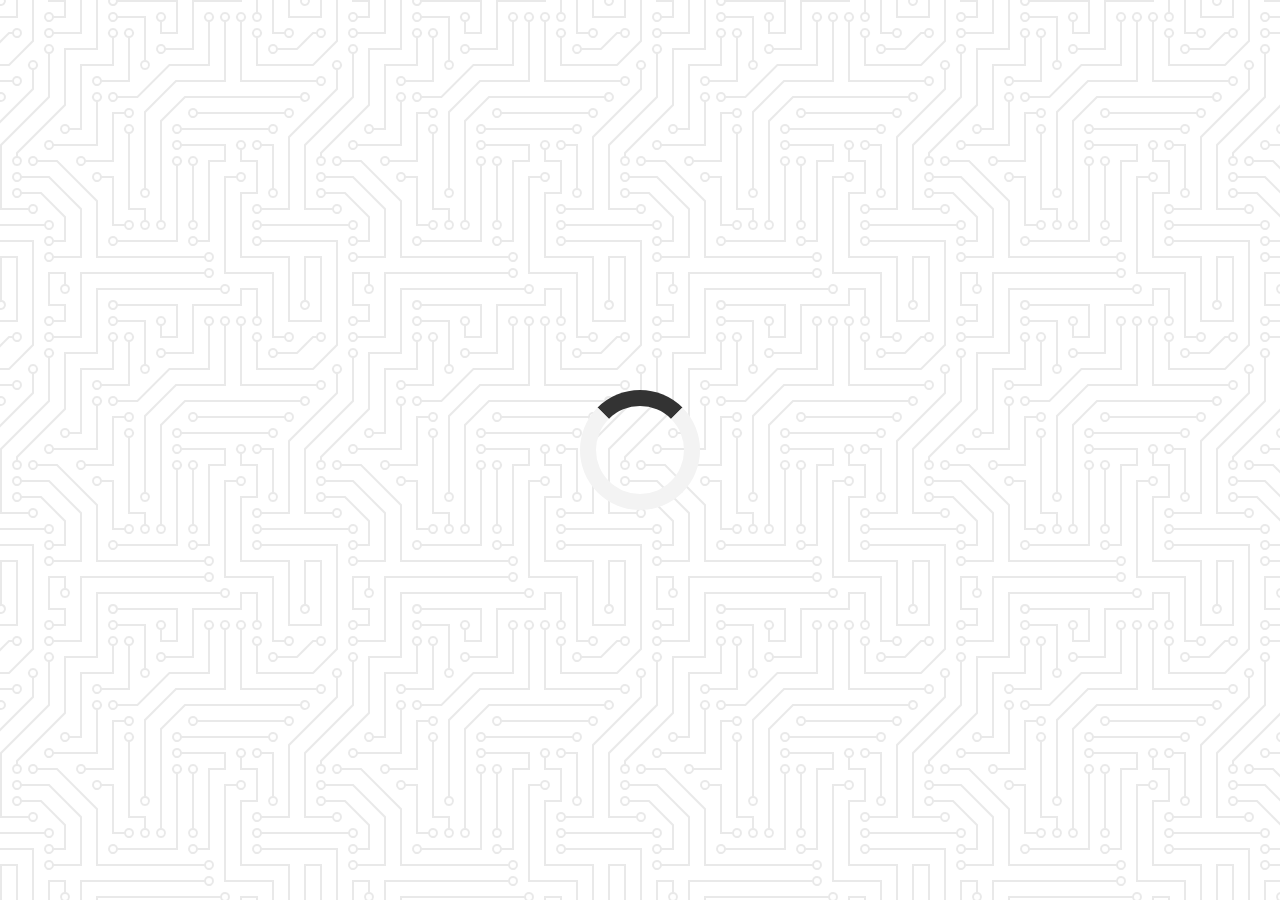
<file: 01-Quote-Generator/index.html>
<!DOCTYPE html>
<html lang="en">
  <head>
    <meta charset="UTF-8" />
    <meta http-equiv="X-UA-Compatible" content="IE=edge" />
    <meta name="viewport" content="width=device-width, initial-scale=1.0" />
    <link rel="stylesheet" href="./style.css" />
    <link
      rel="stylesheet"
      href="https://cdnjs.cloudflare.com/ajax/libs/font-awesome/6.0.0-beta3/css/all.min.css"
      integrity="sha512-Fo3rlrZj/k7ujTnHg4CGR2D7kSs0v4LLanw2qksYuRlEzO+tcaEPQogQ0KaoGN26/zrn20ImR1DfuLWnOo7aBA=="
      crossorigin="anonymous"
      referrerpolicy="no-referrer"
    />
    <title>Quote Generator</title>
  </head>
  <body>
    <div class="quote-container" id="quote-container">
      <!-- quote -->
      <div class="quote-text">
        <i class="fas fa-quote-left"></i>
        <span id="quote"></span>
      </div>

      <!-- author -->
      <div class="quote-author">
        <span id="author"></span>
      </div>

      <!-- buttons -->
      <div class="button-container">
        <button class="twitter-button" id="twitter" title="Tweet This!">
          <i class="fab fa-twitter"></i>
        </button>

        <button id="new-quote">New Quote</button>
      </div>
    </div>

    <!-- loader -->
    <div class="loader" id="loader"></div>
    <!-- scripts -->
    <script src="./Quotes.js"></script>
    <script src="./script.js"></script>
  </body>
</html>
</file>
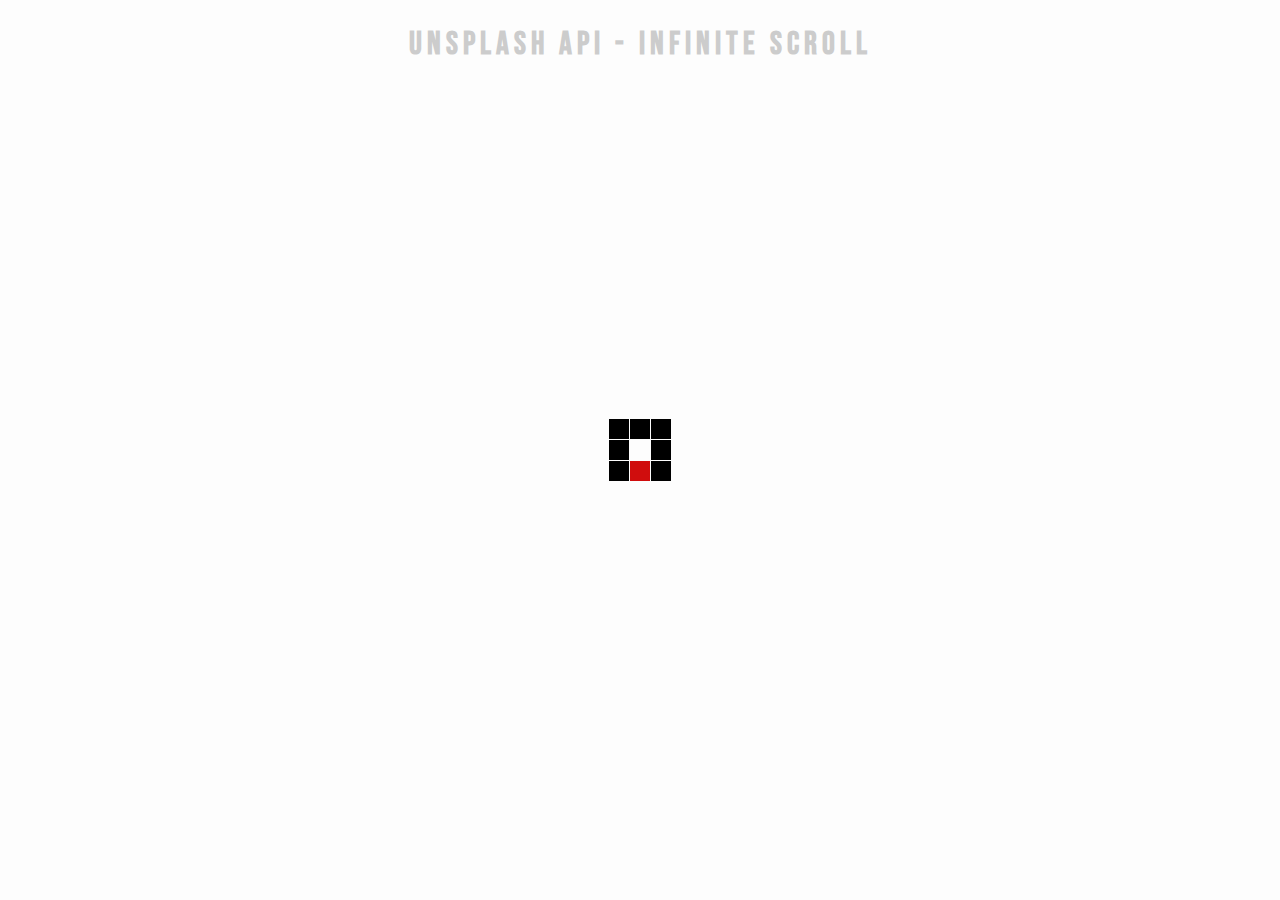
<file: 02-Infinite-Scroll/index.html>
<!DOCTYPE html>
<html lang="en">
  <head>
    <meta charset="UTF-8" />
    <meta http-equiv="X-UA-Compatible" content="IE=edge" />
    <meta name="viewport" content="width=device-width, initial-scale=1.0" />
    <link
      rel="icon"
      href="https://www.google.com/s2/u/0/favicons?domain=css-tricks.com
"
      type="image/png"
    />

    <link rel="stylesheet" href="./style.css" />

    <title>Infinite Scroll</title>
  </head>
  <body>
    <!-- title -->
    <h1>Unsplash API - Infinite scroll</h1>
    <!-- loader -->
    <div class="loader" id="loader">
      <img src="./img/loader.svg" alt="loader" />
    </div>
    <!-- image container -->
    <div class="image-container" id="image-container"></div>
    <script src="./script.js"></script>
  </body>
</html>
</file>
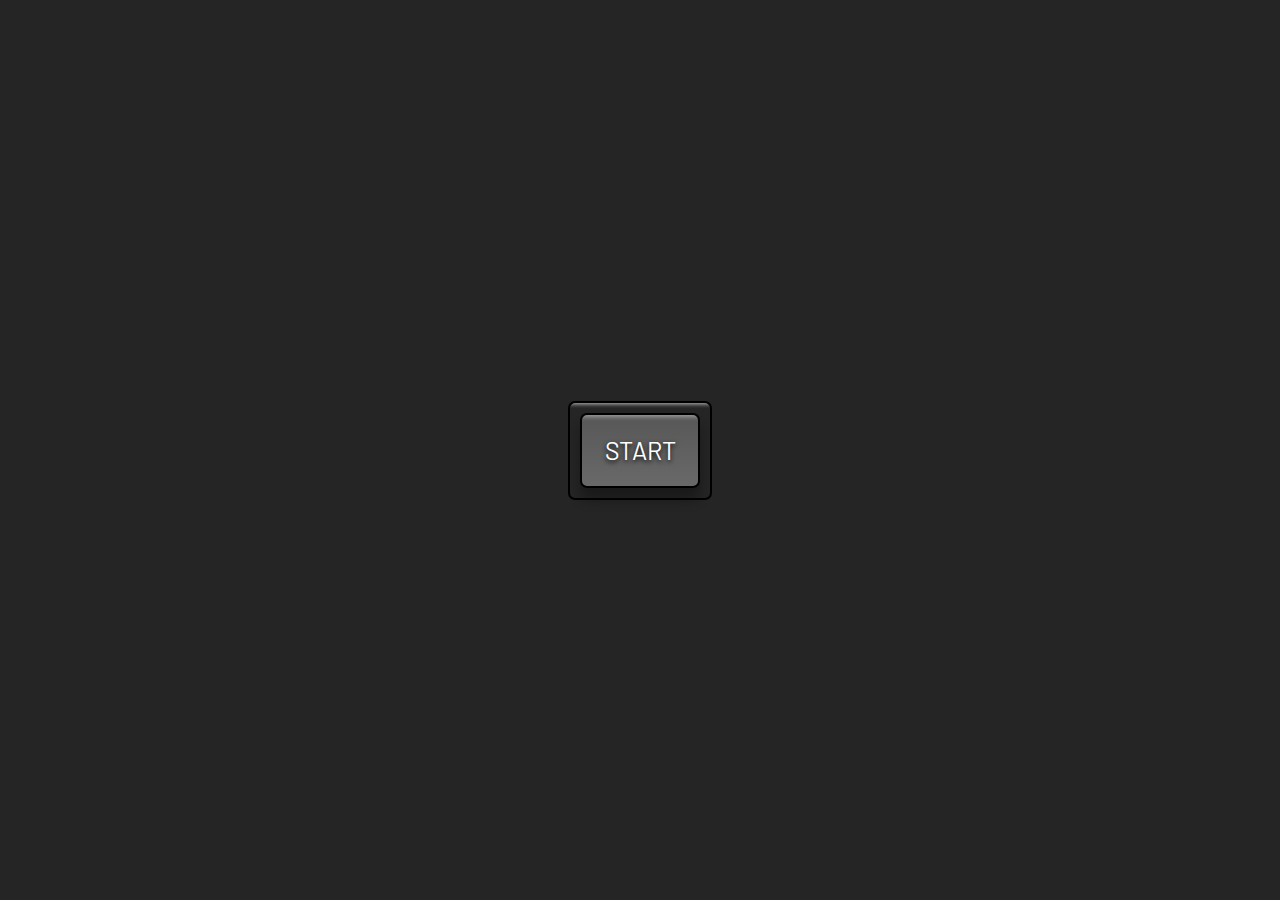
<file: 03-Picture-In-Picture/index.html>
<!DOCTYPE html>
<html lang="en">
  <head>
    <meta charset="UTF-8" />
    <meta http-equiv="X-UA-Compatible" content="IE=edge" />
    <meta name="viewport" content="width=device-width, initial-scale=1.0" />
    <link
      rel="icon"
      href="https://www.google.com/s2/u/0/favicons?domain=css-tricks.com
"
      type="image/png"
    />
    <link rel="stylesheet" href="./style.css" />
    <title>Picture In Picture</title>
  </head>
  <body>
    <!-- video -->
    <video id="video" controls height="360" width="640" hidden></video>
    <!-- button container -->
    <div class="button-container">
      <button type="button" id="button">START</button>
    </div>
    <!-- script -->
    <script src="./script.js"></script>
  </body>
</html>
</file>
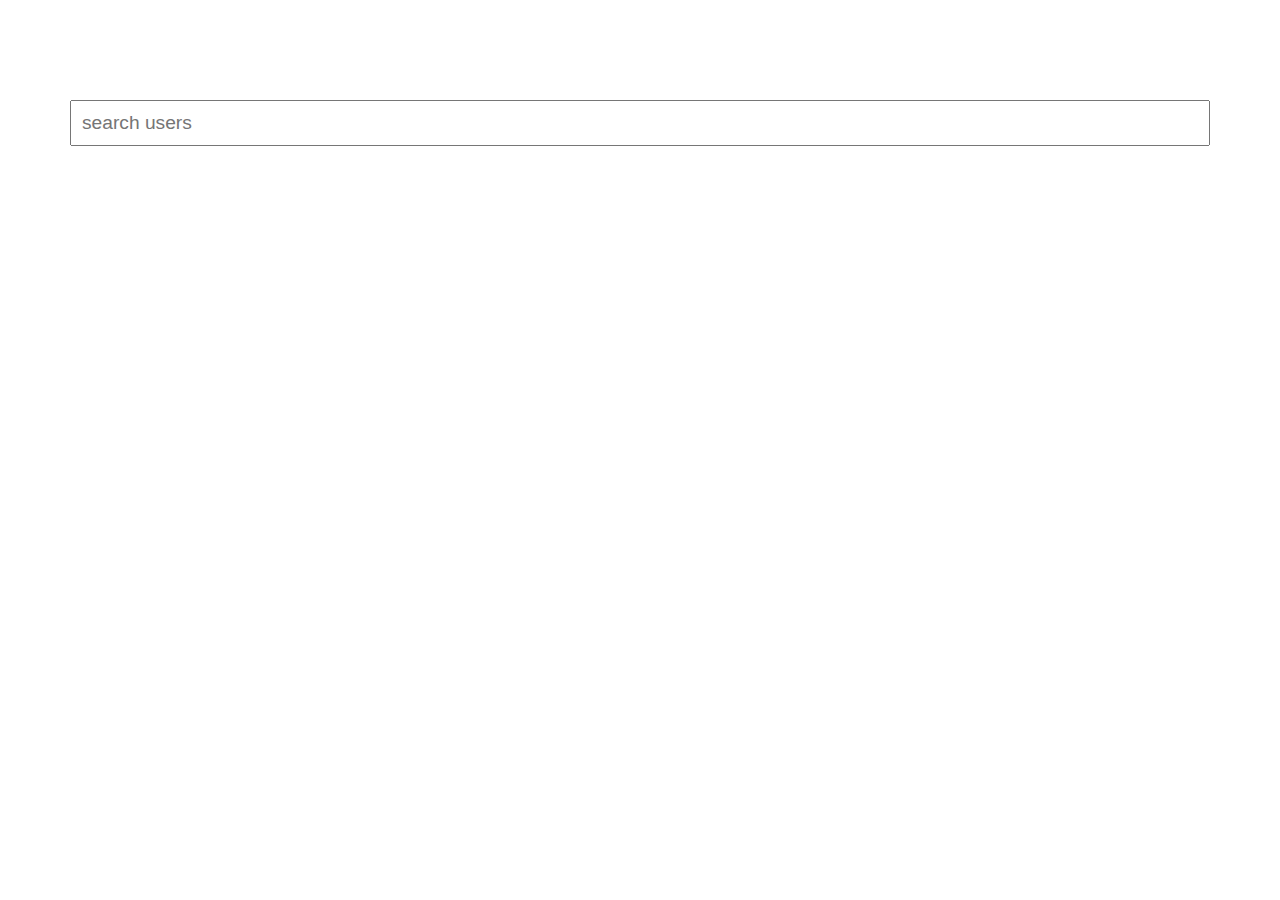
<file: 04-search-bar/index.html>
<!DOCTYPE html>
<html lang="en">
  <head>
    <meta charset="UTF-8" />
    <meta http-equiv="X-UA-Compatible" content="IE=edge" />
    <meta name="viewport" content="width=device-width, initial-scale=1.0" />

    <link rel="stylesheet" href="./style.css" />
    <title>Search Bar</title>
  </head>
  <body>
    <div class="container">
      <div class="search-wrapper">
        <!-- <label for="search">Search Users</label> -->
        <input
          type="search"
          id="search"
          autocomplete="off"
          placeholder="search users"
        />
      </div>

      <div class="user-cards" user-card-container></div>
    </div>

    <template data-user-template>
      <div class="card">
        <div class="header" card-header></div>
        <div class="body" card-body></div>
      </div>
    </template>

    <script src="./script.js"></script>
  </body>
</html>
</file>
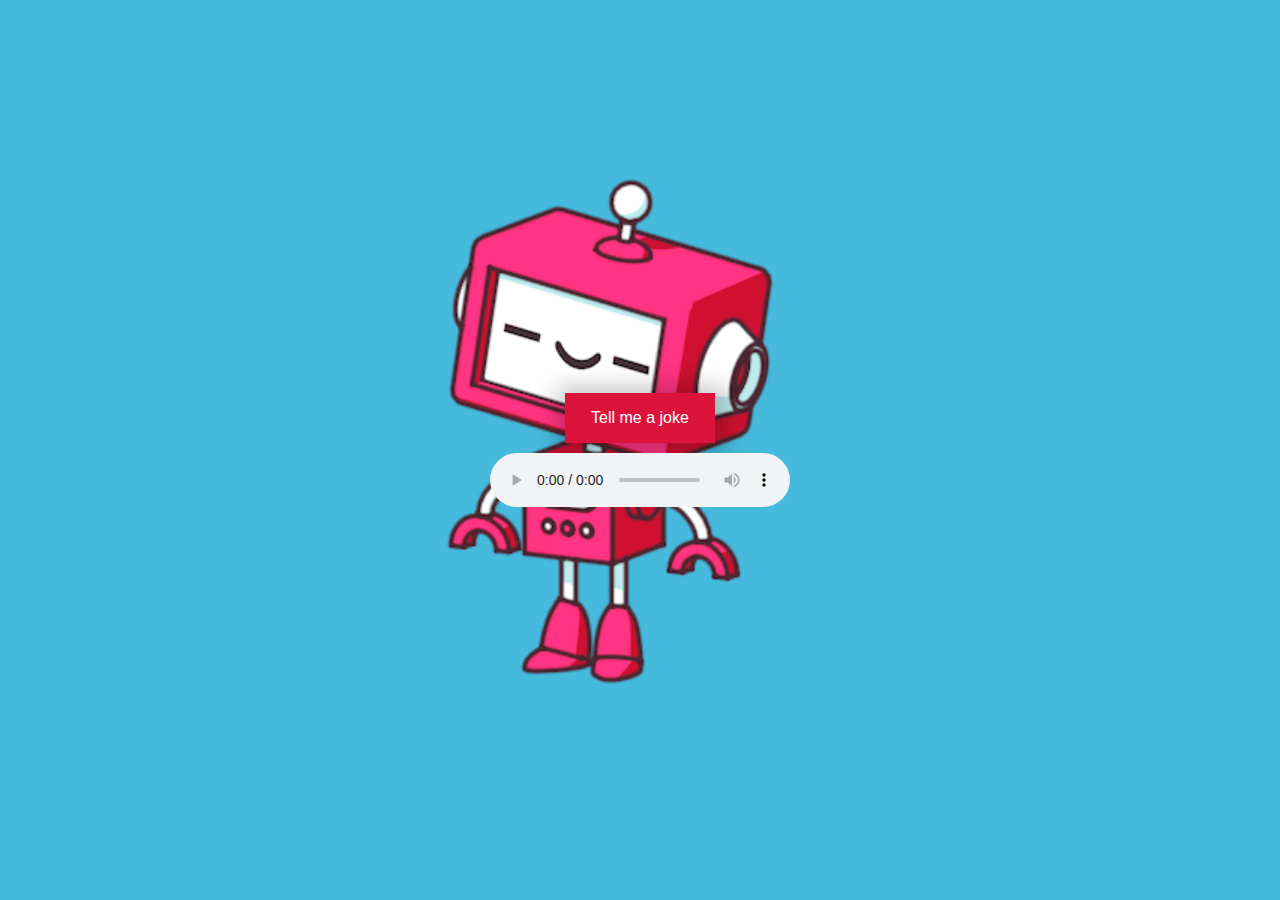
<file: 05-joke-teller/index.html>
<!DOCTYPE html>
<html lang="en">
  <head>
    <meta charset="UTF-8" />
    <meta http-equiv="X-UA-Compatible" content="IE=edge" />
    <meta name="viewport" content="width=device-width, initial-scale=1.0" />
    <link rel="stylesheet" href="./style.css" />
    <link rel="icon" href="./favicon.png" type="image/png" />
    <title>Joke Teller</title>
  </head>
  <body>
    <div class="container">
      <button id="button">Tell me a joke</button>
      <audio id="audio" controls></audio>
    </div>
    <!-- script -->
    <script src="./text-to-speech.js"></script>
    <script src="./script.js"></script>
  </body>
</html>
</file>
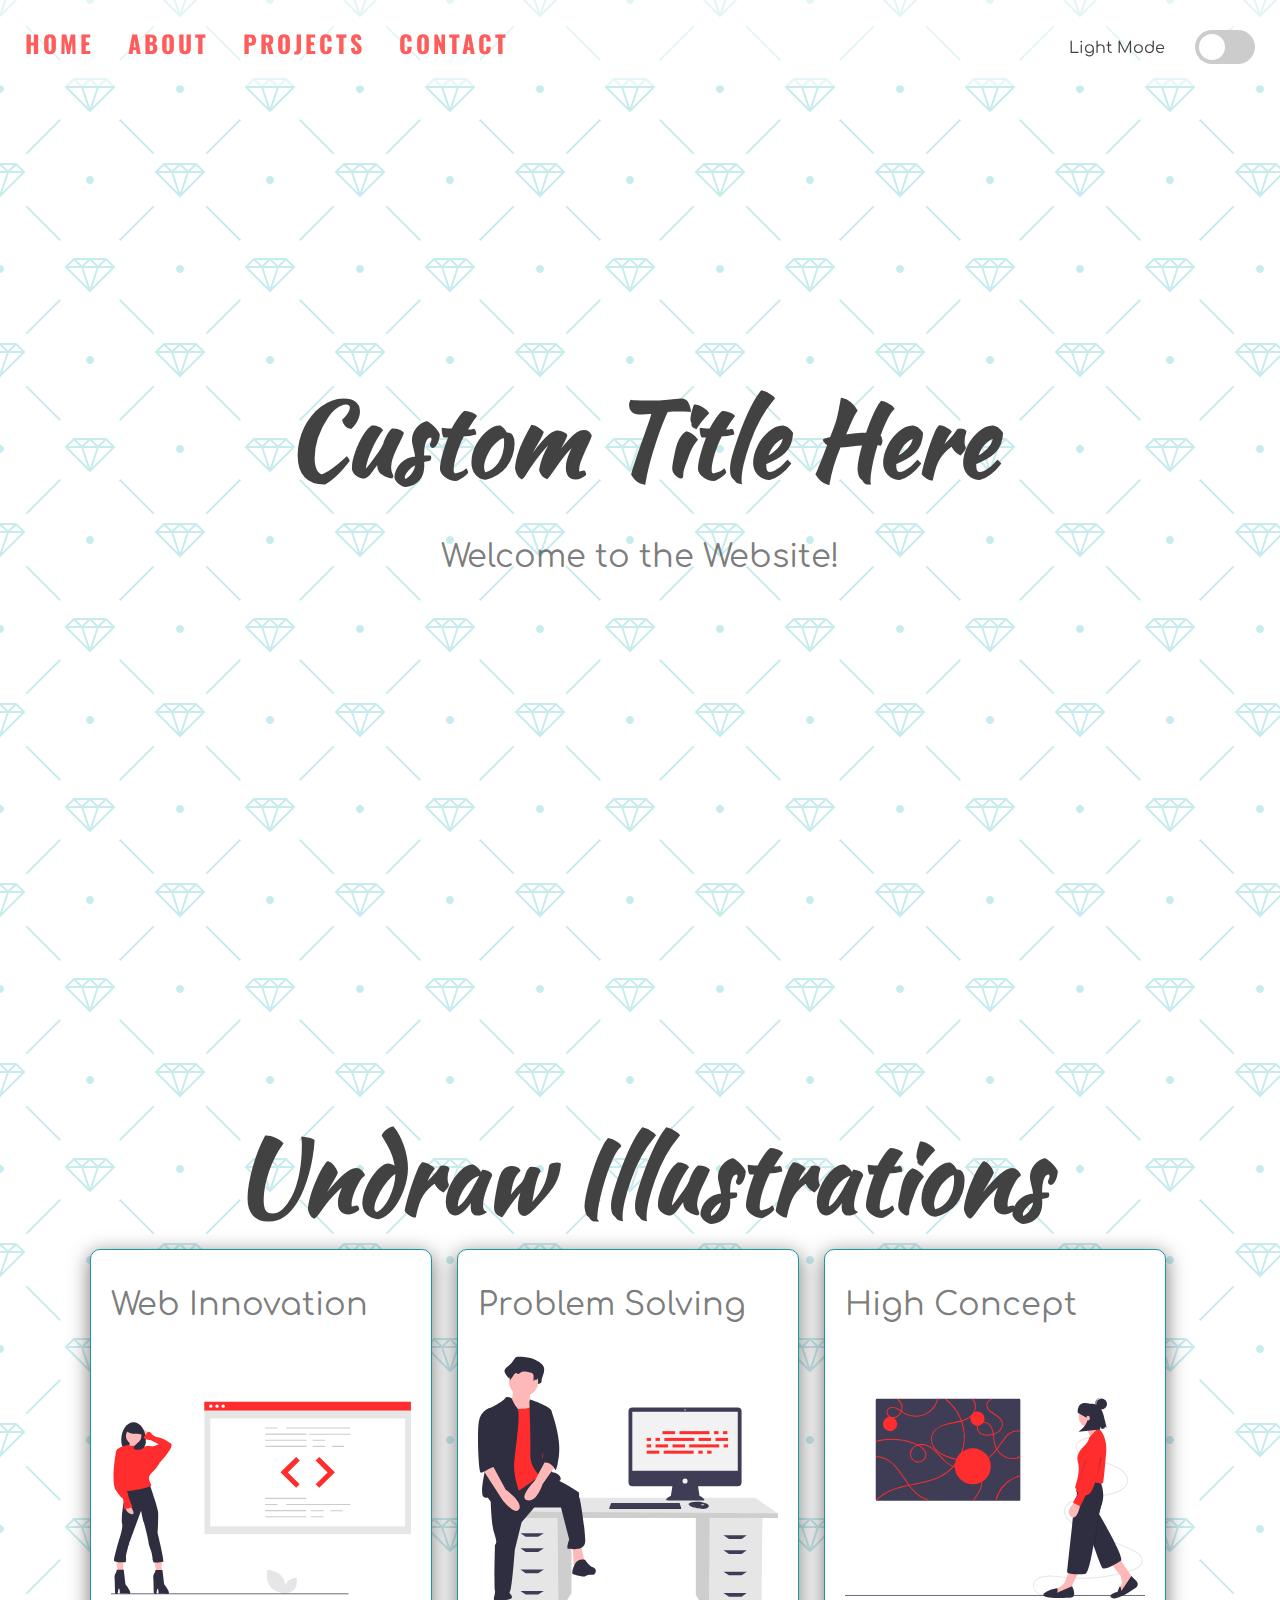
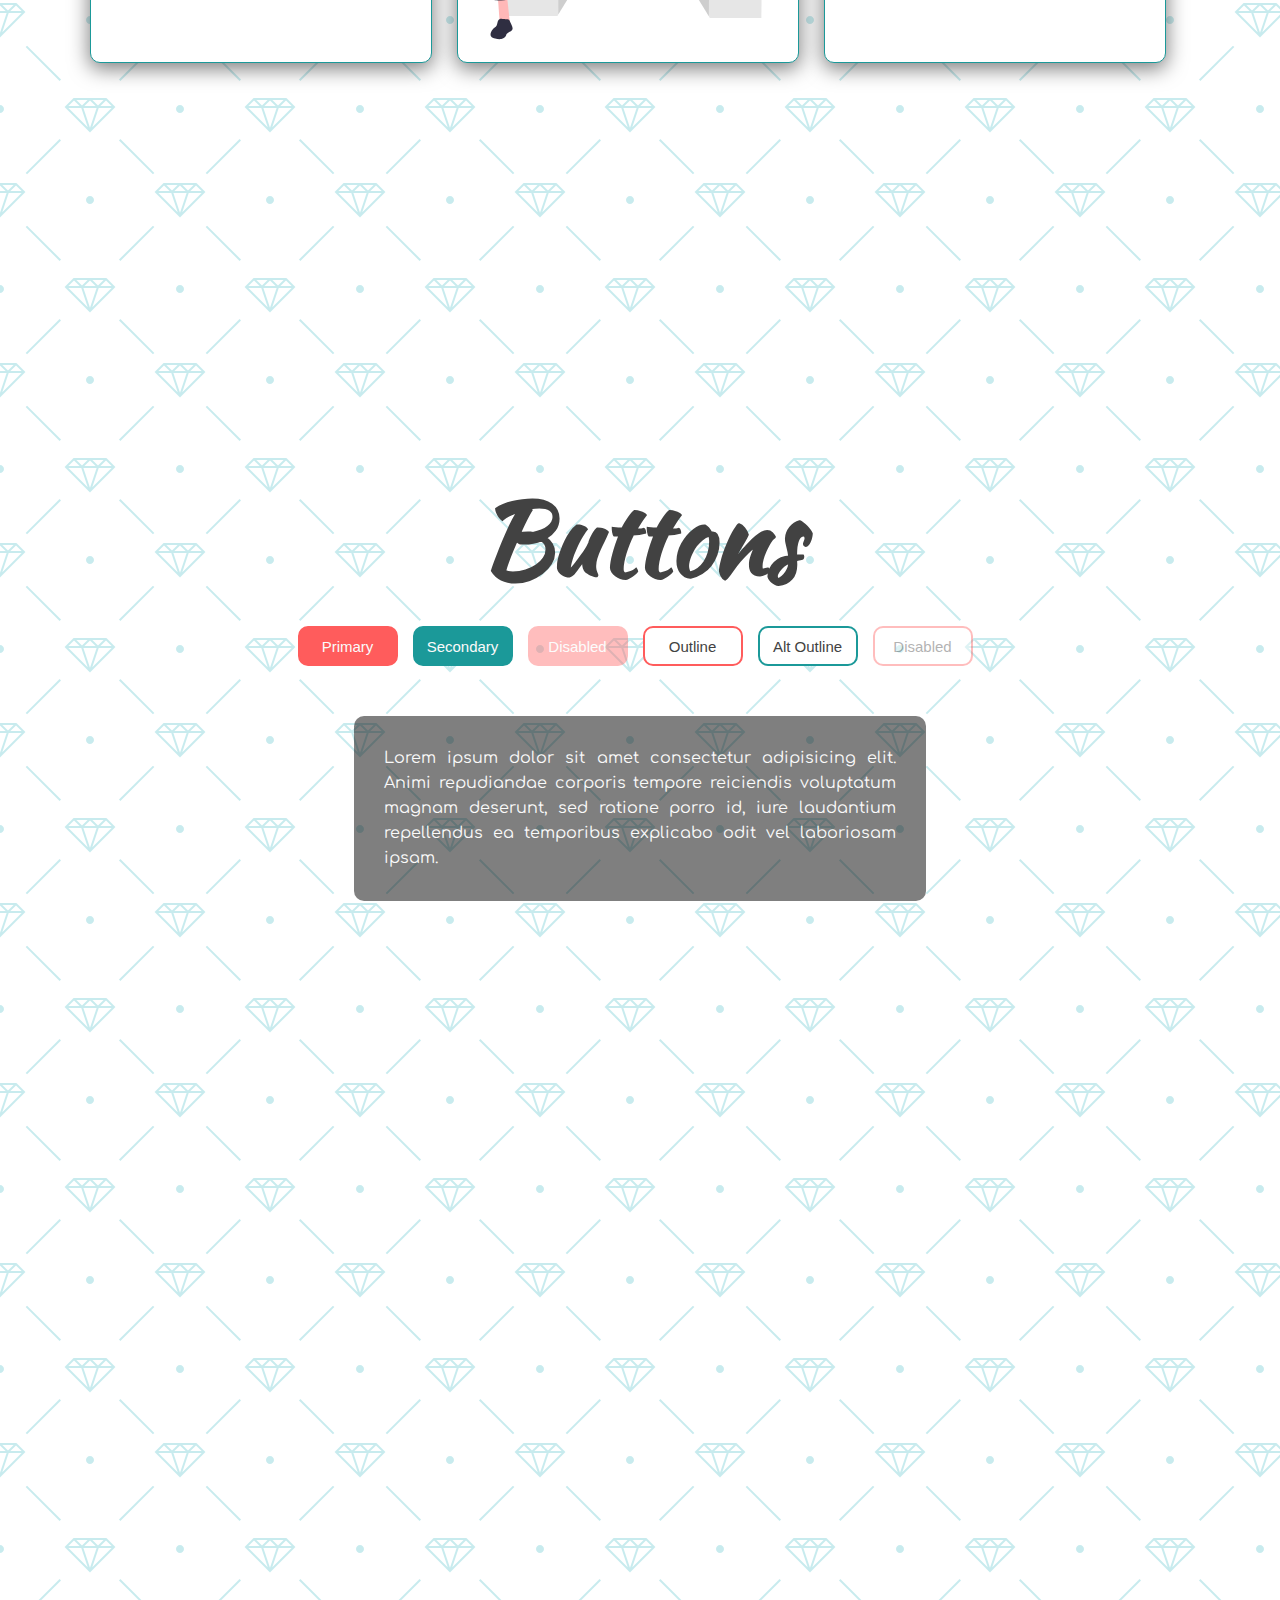
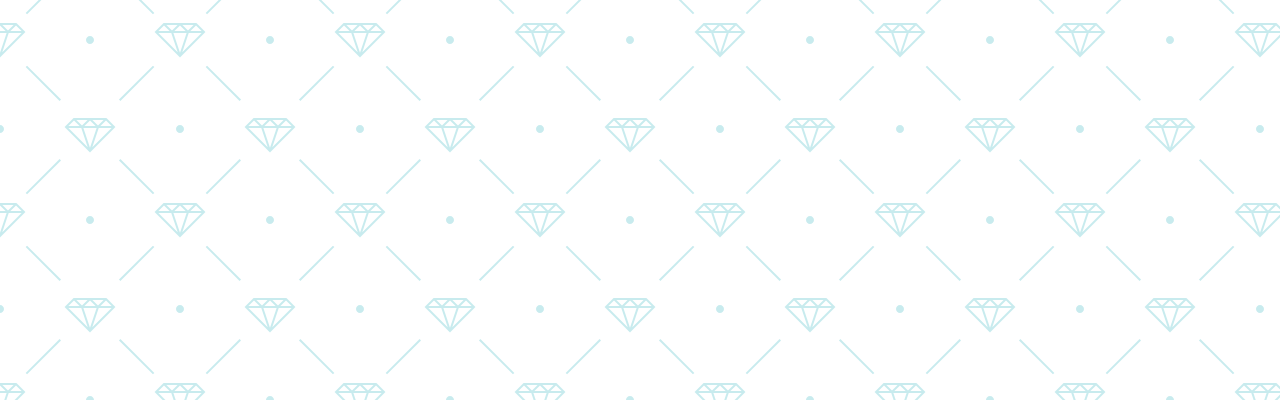
<file: 06-Light-Dark-Mode/index.html>
<!DOCTYPE html>
<html lang="en">
  <head>
    <meta charset="UTF-8" />
    <meta http-equiv="X-UA-Compatible" content="IE=edge" />
    <meta name="viewport" content="width=device-width, initial-scale=1.0" />
    <title>Light Dark Mode</title>
    <link rel="stylesheet" href="./style.css" />
    <link
      rel="stylesheet"
      href="https://cdnjs.cloudflare.com/ajax/libs/font-awesome/6.0.0-beta3/css/all.min.css"
      integrity="sha512-Fo3rlrZj/k7ujTnHg4CGR2D7kSs0v4LLanw2qksYuRlEzO+tcaEPQogQ0KaoGN26/zrn20ImR1DfuLWnOo7aBA=="
      crossorigin="anonymous"
      referrerpolicy="no-referrer"
    />
  </head>
  <body>
    <!-- Dark Mode Switch -->
    <div class="theme-switch-wrapper">
      <span id="toggle-icon">
        <span class="toggle-text">Light Mode</span>
        <i class="fas fa-sun"></i>
      </span>
      <label class="theme-switch">
        <input type="checkbox" />
        <div class="slider round"></div>
      </label>
    </div>
    <!-- Navigation -->
    <nav id="nav">
      <a href="#home">HOME</a>
      <a href="#about">ABOUT</a>
      <a href="#projects">PROJECTS</a>
      <a href="#contact">CONTACT</a>
    </nav>
    <!-- Home section -->
    <section id="home">
      <div class="title-group">
        <h1>Custom Title Here</h1>
        <h2>Welcome to the Website!</h2>
      </div>
    </section>
    <!-- About section -->
    <section id="about">
      <h1>Undraw Illustrations</h1>
      <div class="about-container">
        <div class="image-container">
          <h2>Web Innovation</h2>
          <img
            src="./img/undraw_proud_coder_light.svg"
            alt="Proud Coder"
            id="image1"
          />
        </div>
        <div class="image-container">
          <h2>Problem Solving</h2>
          <img
            src="./img/undraw_feeling_proud_light.svg"
            alt="Proud Coder"
            id="image2"
          />
        </div>
        <div class="image-container">
          <h2>High Concept</h2>
          <img
            src="./img/undraw_conceptual_idea_light.svg"
            alt="Proud Coder"
            id="image3"
          />
        </div>
      </div>
    </section>

    <!-- Projects Section -->
    <section id="projects">
      <h1>Buttons</h1>
      <div class="buttons">
        <button class="primary">Primary</button>
        <button class="secondary">Secondary</button>
        <button class="primary" disabled>Disabled</button>
        <button class="outline">Outline</button>
        <button class="secondary outline">Alt Outline</button>
        <button class="outline" disabled>Disabled</button>
      </div>
      <div class="text-box" id="text-box">
        <p>
          Lorem ipsum dolor sit amet consectetur adipisicing elit. Animi
          repudiandae corporis tempore reiciendis voluptatum magnam deserunt,
          sed ratione porro id, iure laudantium repellendus ea temporibus
          explicabo odit vel laboriosam ipsam.
        </p>
      </div>
    </section>

    <!-- Contact Section -->
    <section id="contact">
      <div class="social-icons">
        <i class="fab fa-github"></i>
        <i class="fab fa-codepen"></i>
        <i class="fab fa-linkedin-in"></i>
        <i class="fab fa-medium"></i>
        <i class="fab fa-instagram"></i>
        <i class="fab fa-youtube"></i>
      </div>
    </section>

    <script src="./script.js"></script>
  </body>
</html>
</file>
<file: 01-Quote-Generator/style.css>
@import url("https://fonts.googleapis.com/css2?family=Poppins:wght@200;400;600&display=swap");

*,
*::before,
*::after {
  margin: 0;
  padding: 0;
  box-sizing: border-box;
}

body {
  color: #333;
  font-family: montserrat, sans-serif;
  background-color: #ffffff;
  min-height: 100vh;
  background-image: url("data:image/svg+xml,%3Csvg xmlns='http://www.w3.org/2000/svg' viewBox='0 0 304 304' width='304' height='304'%3E%3Cpath fill='%23333333' fill-opacity='0.11' d='M44.1 224a5 5 0 1 1 0 2H0v-2h44.1zm160 48a5 5 0 1 1 0 2H82v-2h122.1zm57.8-46a5 5 0 1 1 0-2H304v2h-42.1zm0 16a5 5 0 1 1 0-2H304v2h-42.1zm6.2-114a5 5 0 1 1 0 2h-86.2a5 5 0 1 1 0-2h86.2zm-256-48a5 5 0 1 1 0 2H0v-2h12.1zm185.8 34a5 5 0 1 1 0-2h86.2a5 5 0 1 1 0 2h-86.2zM258 12.1a5 5 0 1 1-2 0V0h2v12.1zm-64 208a5 5 0 1 1-2 0v-54.2a5 5 0 1 1 2 0v54.2zm48-198.2V80h62v2h-64V21.9a5 5 0 1 1 2 0zm16 16V64h46v2h-48V37.9a5 5 0 1 1 2 0zm-128 96V208h16v12.1a5 5 0 1 1-2 0V210h-16v-76.1a5 5 0 1 1 2 0zm-5.9-21.9a5 5 0 1 1 0 2H114v48H85.9a5 5 0 1 1 0-2H112v-48h12.1zm-6.2 130a5 5 0 1 1 0-2H176v-74.1a5 5 0 1 1 2 0V242h-60.1zm-16-64a5 5 0 1 1 0-2H114v48h10.1a5 5 0 1 1 0 2H112v-48h-10.1zM66 284.1a5 5 0 1 1-2 0V274H50v30h-2v-32h18v12.1zM236.1 176a5 5 0 1 1 0 2H226v94h48v32h-2v-30h-48v-98h12.1zm25.8-30a5 5 0 1 1 0-2H274v44.1a5 5 0 1 1-2 0V146h-10.1zm-64 96a5 5 0 1 1 0-2H208v-80h16v-14h-42.1a5 5 0 1 1 0-2H226v18h-16v80h-12.1zm86.2-210a5 5 0 1 1 0 2H272V0h2v32h10.1zM98 101.9V146H53.9a5 5 0 1 1 0-2H96v-42.1a5 5 0 1 1 2 0zM53.9 34a5 5 0 1 1 0-2H80V0h2v34H53.9zm60.1 3.9V66H82v64H69.9a5 5 0 1 1 0-2H80V64h32V37.9a5 5 0 1 1 2 0zM101.9 82a5 5 0 1 1 0-2H128V37.9a5 5 0 1 1 2 0V82h-28.1zm16-64a5 5 0 1 1 0-2H146v44.1a5 5 0 1 1-2 0V18h-26.1zm102.2 270a5 5 0 1 1 0 2H98v14h-2v-16h124.1zM242 149.9V160h16v34h-16v62h48v48h-2v-46h-48v-66h16v-30h-16v-12.1a5 5 0 1 1 2 0zM53.9 18a5 5 0 1 1 0-2H64V2H48V0h18v18H53.9zm112 32a5 5 0 1 1 0-2H192V0h50v2h-48v48h-28.1zm-48-48a5 5 0 0 1-9.8-2h2.07a3 3 0 1 0 5.66 0H178v34h-18V21.9a5 5 0 1 1 2 0V32h14V2h-58.1zm0 96a5 5 0 1 1 0-2H137l32-32h39V21.9a5 5 0 1 1 2 0V66h-40.17l-32 32H117.9zm28.1 90.1a5 5 0 1 1-2 0v-76.51L175.59 80H224V21.9a5 5 0 1 1 2 0V82h-49.59L146 112.41v75.69zm16 32a5 5 0 1 1-2 0v-99.51L184.59 96H300.1a5 5 0 0 1 3.9-3.9v2.07a3 3 0 0 0 0 5.66v2.07a5 5 0 0 1-3.9-3.9H185.41L162 121.41v98.69zm-144-64a5 5 0 1 1-2 0v-3.51l48-48V48h32V0h2v50H66v55.41l-48 48v2.69zM50 53.9v43.51l-48 48V208h26.1a5 5 0 1 1 0 2H0v-65.41l48-48V53.9a5 5 0 1 1 2 0zm-16 16V89.41l-34 34v-2.82l32-32V69.9a5 5 0 1 1 2 0zM12.1 32a5 5 0 1 1 0 2H9.41L0 43.41V40.6L8.59 32h3.51zm265.8 18a5 5 0 1 1 0-2h18.69l7.41-7.41v2.82L297.41 50H277.9zm-16 160a5 5 0 1 1 0-2H288v-71.41l16-16v2.82l-14 14V210h-28.1zm-208 32a5 5 0 1 1 0-2H64v-22.59L40.59 194H21.9a5 5 0 1 1 0-2H41.41L66 216.59V242H53.9zm150.2 14a5 5 0 1 1 0 2H96v-56.6L56.6 162H37.9a5 5 0 1 1 0-2h19.5L98 200.6V256h106.1zm-150.2 2a5 5 0 1 1 0-2H80v-46.59L48.59 178H21.9a5 5 0 1 1 0-2H49.41L82 208.59V258H53.9zM34 39.8v1.61L9.41 66H0v-2h8.59L32 40.59V0h2v39.8zM2 300.1a5 5 0 0 1 3.9 3.9H3.83A3 3 0 0 0 0 302.17V256h18v48h-2v-46H2v42.1zM34 241v63h-2v-62H0v-2h34v1zM17 18H0v-2h16V0h2v18h-1zm273-2h14v2h-16V0h2v16zm-32 273v15h-2v-14h-14v14h-2v-16h18v1zM0 92.1A5.02 5.02 0 0 1 6 97a5 5 0 0 1-6 4.9v-2.07a3 3 0 1 0 0-5.66V92.1zM80 272h2v32h-2v-32zm37.9 32h-2.07a3 3 0 0 0-5.66 0h-2.07a5 5 0 0 1 9.8 0zM5.9 0A5.02 5.02 0 0 1 0 5.9V3.83A3 3 0 0 0 3.83 0H5.9zm294.2 0h2.07A3 3 0 0 0 304 3.83V5.9a5 5 0 0 1-3.9-5.9zm3.9 300.1v2.07a3 3 0 0 0-1.83 1.83h-2.07a5 5 0 0 1 3.9-3.9zM97 100a3 3 0 1 0 0-6 3 3 0 0 0 0 6zm0-16a3 3 0 1 0 0-6 3 3 0 0 0 0 6zm16 16a3 3 0 1 0 0-6 3 3 0 0 0 0 6zm16 16a3 3 0 1 0 0-6 3 3 0 0 0 0 6zm0 16a3 3 0 1 0 0-6 3 3 0 0 0 0 6zm-48 32a3 3 0 1 0 0-6 3 3 0 0 0 0 6zm16 16a3 3 0 1 0 0-6 3 3 0 0 0 0 6zm32 48a3 3 0 1 0 0-6 3 3 0 0 0 0 6zm-16 16a3 3 0 1 0 0-6 3 3 0 0 0 0 6zm32-16a3 3 0 1 0 0-6 3 3 0 0 0 0 6zm0-32a3 3 0 1 0 0-6 3 3 0 0 0 0 6zm16 32a3 3 0 1 0 0-6 3 3 0 0 0 0 6zm32 16a3 3 0 1 0 0-6 3 3 0 0 0 0 6zm0-16a3 3 0 1 0 0-6 3 3 0 0 0 0 6zm-16-64a3 3 0 1 0 0-6 3 3 0 0 0 0 6zm16 0a3 3 0 1 0 0-6 3 3 0 0 0 0 6zm16 96a3 3 0 1 0 0-6 3 3 0 0 0 0 6zm0 16a3 3 0 1 0 0-6 3 3 0 0 0 0 6zm16 16a3 3 0 1 0 0-6 3 3 0 0 0 0 6zm16-144a3 3 0 1 0 0-6 3 3 0 0 0 0 6zm0 32a3 3 0 1 0 0-6 3 3 0 0 0 0 6zm16-32a3 3 0 1 0 0-6 3 3 0 0 0 0 6zm16-16a3 3 0 1 0 0-6 3 3 0 0 0 0 6zm-96 0a3 3 0 1 0 0-6 3 3 0 0 0 0 6zm0 16a3 3 0 1 0 0-6 3 3 0 0 0 0 6zm16-32a3 3 0 1 0 0-6 3 3 0 0 0 0 6zm96 0a3 3 0 1 0 0-6 3 3 0 0 0 0 6zm-16-64a3 3 0 1 0 0-6 3 3 0 0 0 0 6zm16-16a3 3 0 1 0 0-6 3 3 0 0 0 0 6zm-32 0a3 3 0 1 0 0-6 3 3 0 0 0 0 6zm0-16a3 3 0 1 0 0-6 3 3 0 0 0 0 6zm-16 0a3 3 0 1 0 0-6 3 3 0 0 0 0 6zm-16 0a3 3 0 1 0 0-6 3 3 0 0 0 0 6zm-16 0a3 3 0 1 0 0-6 3 3 0 0 0 0 6zM49 36a3 3 0 1 0 0-6 3 3 0 0 0 0 6zm-32 0a3 3 0 1 0 0-6 3 3 0 0 0 0 6zm32 16a3 3 0 1 0 0-6 3 3 0 0 0 0 6zM33 68a3 3 0 1 0 0-6 3 3 0 0 0 0 6zm16-48a3 3 0 1 0 0-6 3 3 0 0 0 0 6zm0 240a3 3 0 1 0 0-6 3 3 0 0 0 0 6zm16 32a3 3 0 1 0 0-6 3 3 0 0 0 0 6zm-16-64a3 3 0 1 0 0-6 3 3 0 0 0 0 6zm0 16a3 3 0 1 0 0-6 3 3 0 0 0 0 6zm-16-32a3 3 0 1 0 0-6 3 3 0 0 0 0 6zm80-176a3 3 0 1 0 0-6 3 3 0 0 0 0 6zm16 0a3 3 0 1 0 0-6 3 3 0 0 0 0 6zm-16-16a3 3 0 1 0 0-6 3 3 0 0 0 0 6zm32 48a3 3 0 1 0 0-6 3 3 0 0 0 0 6zm16-16a3 3 0 1 0 0-6 3 3 0 0 0 0 6zm0-32a3 3 0 1 0 0-6 3 3 0 0 0 0 6zm112 176a3 3 0 1 0 0-6 3 3 0 0 0 0 6zm-16 16a3 3 0 1 0 0-6 3 3 0 0 0 0 6zm0 16a3 3 0 1 0 0-6 3 3 0 0 0 0 6zm0 16a3 3 0 1 0 0-6 3 3 0 0 0 0 6zM17 180a3 3 0 1 0 0-6 3 3 0 0 0 0 6zm0 16a3 3 0 1 0 0-6 3 3 0 0 0 0 6zm0-32a3 3 0 1 0 0-6 3 3 0 0 0 0 6zm16 0a3 3 0 1 0 0-6 3 3 0 0 0 0 6zM17 84a3 3 0 1 0 0-6 3 3 0 0 0 0 6zm32 64a3 3 0 1 0 0-6 3 3 0 0 0 0 6zm16-16a3 3 0 1 0 0-6 3 3 0 0 0 0 6z'%3E%3C/path%3E%3C/svg%3E");

  display: flex;
  justify-content: center;
  align-items: center;
  text-align: center;
}

.quote-container {
  width: 100%;
  max-width: 900px;
  border-radius: 10px;
  padding: 20px 30px;
  background-color: rgba(255, 255, 255, 0.4);
  box-shadow: 0 10px 10px 10px rgba(0, 0, 0, 0.2);
}

.quote-text {
  font-size: 2.75rem;
}

.long-quote {
  font-size: 2.5rem;
}

.fa-quote-left {
  font-size: 4rem;
}

.quote-author {
  font-size: 2rem;
  margin-top: 15px;
  font-weight: 400;
  font-style: italic;
}

/*Media Query: Tablet and smaller phones */

@media (max-width: 1000px) {
  .quote-container {
    margin: auto 15px;
  }

  .quote-text {
    font-size: 2.5rem;
  }
}

.button-container {
  display: flex;
  justify-content: space-between;
  align-items: center;
}

button {
  display: block;
  width: auto;
  cursor: pointer;
  font-size: 1.2rem;
  height: 2.5;
  border: none;
  border-radius: 10px;
  outline: none;
  color: #fff;
  background-color: #333;
  padding: 0.5em 1.8em;
  box-shadow: 0 0.3rem rgba(121, 121, 121, 0.65);
}

button:hover {
  filter: brightness(140%);
}

button:active {
  transform: translate(0, 0.3rem);
  box-shadow: 0 0.1rem rgba(255, 255, 255, 0.65);
}

.twitter-button:hover {
  color: #38a1f3;
}

.fa-twitter {
  font-size: 1.5rem;
}

.loader {
  border: 16px solid #f3f3f3;
  border-radius: 50%;
  border-top: 16px solid #333;
  width: 120px;
  height: 120px;
  -webkit-animation: spin 2s linear infinite; /* Safari */
  animation: spin 2s linear infinite;
}

/* Safari */
@-webkit-keyframes spin {
  0% {
    -webkit-transform: rotate(0deg);
  }
  100% {
    -webkit-transform: rotate(360deg);
  }
}

@keyframes spin {
  0% {
    transform: rotate(0deg);
  }
  100% {
    transform: rotate(360deg);
  }
}

/*Media Query: Tablet and smaller phones */
@media (max-width: 1000px) {
  .quote-container {
    margin: auto 15px;
  }

  .quote-text {
    font-size: 2.5rem;
  }
}
</file>
<file: 02-Infinite-Scroll/style.css>
@import url("https://fonts.googleapis.com/css2?family=Bebas+Neue&family=Poppins:wght@200;400;600&display=swap");

*,
*::before,
*::after {
  margin: 0;
  padding: 0;
  box-sizing: border-box;
}

body {
  background-color: whitesmoke;
  font-family: Bebas Neue, sans-serif;
}

h1 {
  margin-top: 25px;
  margin-bottom: 15px;
  text-align: center;
  text-transform: uppercase;
  letter-spacing: 5px;
}

.loader {
  position: fixed;
  top: 0;
  left: 0;
  bottom: 0;
  right: 0;
  background-color: rgba(255, 255, 255, 0.8);
}

.loader img {
  position: fixed;
  top: 50%;
  left: 50%;
  transform: translate(-50%, -50%);
}

.image-container {
  margin: 15px 30%;
}

.image-container img {
  width: 100%;
  margin-top: 5px;
}

/* media :small screen  */

@media (max-width: 600px) {
  h1 {
    font-size: 1.3rem;
    letter-spacing: 2px;
  }
}
@media (max-width: 768px) {
  .image-container {
    margin: 15px;
  }
}
</file>
<file: 03-Picture-In-Picture/style.css>
@import url("https://fonts.googleapis.com/css2?family=Barlow:wght@200;400;800&display=swap");

*,
*::before,
::after {
  box-sizing: border-box;
  margin: 0;
  padding: 0;
}

body {
  font-family: "Barlow", sans-serif;
  height: 100vh;
  display: flex;
  justify-content: center;
  align-items: center;
  background-color: rgb(37, 37, 37);
}

.button-container {
  border: 2px solid black;
  border-radius: 7px;
  padding: 10px;
  box-shadow: inset 0 20px 4px -19px rgba(255, 255, 255, 0.7);
}

button {
  cursor: pointer;
  outline: none;
  width: 120px;
  height: 75px;
  font-family: "Barlow", sans-serif;
  font-size: 25px;
  color: white;
  text-shadow: 0 2px 5px black;
  background: linear-gradient(to top, #696969, #575757);
  border: 2px solid black;
  border-radius: 7px;
  box-shadow: inset 0 20px 4px -18px rgba(255, 255, 255, 0.4),
    0 12px 12px 0 rgba(0, 0, 0, 0.3);
}

button:hover {
  background: linear-gradient(to bottom, #696969, #575757);
}

button:active {
  transform: translateY(3px);
  box-shadow: 0 6px 6px 0 rgba(0, 0, 0, 0.3);
}
</file>
<file: 04-search-bar/style.css>
.container {
  width: 100%;
  max-width: 1140px;
  margin: auto;
  margin-top: 10vh;
}

#search {
  margin: 10px 0 20px;
  padding: 10px;
}

.search-wrapper {
  display: flex;
  flex-direction: column;
  gap: 0.25rem;
}

/* label, */
input {
  font-size: 1.2rem;
}

.user-cards {
  display: grid;
  grid-template-columns: repeat(auto-fill, minmax(200px, 1fr));
  gap: 0.5rem;
  margin-top: 1rem;
}

.card {
  border: 1px solid black;
  background-color: white;
  padding: 0.5rem;
  white-space: nowrap;
  overflow: hidden;
  text-overflow: ellipsis;
}

.card > .header {
  margin-bottom: 0.25rem;
}

.card > .body {
  font-size: 0.8rem;
}

.hide {
  display: none;
}
</file>
<file: 05-joke-teller/style.css>
*,
*::after,
*::after {
  box-sizing: border-box;
  margin: 0;
  padding: 0;
}

body {
  background-color: #45badd;
}

.container {
  width: 100vw;
  height: 100vh;
  display: flex;
  justify-content: center;
  align-items: center;
  flex-direction: column;
  background: url("./robot.gif");
  background-size: contain;
  background-repeat: no-repeat;
  background-position: left center;
}

button {
  cursor: pointer;
  outline: none;
  border: none;
  background: crimson;
  font-family: Arial, Helvetica, sans-serif;
  color: white;
  width: 150px;
  height: 50px;
  font-size: 1rem;
  margin-bottom: 10px;
  box-shadow: 2px 2px 20px 10px rgba(0, 0, 0, 0.2);
}

button:hover {
  filter: brightness(90%);
}

button:active {
  transform: scale(0.98);
}

button:disabled {
  filter: brightness(30%);
  cursor: default;
}

/* media query: tablet or smaller */
@media screen and(max-width:1000px) {
  .container {
    background-position: center center;
    background-size: cover;
  }

  button {
    box-shadow: 5px 5px 30px 20px rgba(0, 0, 0, 0.5);
  }
}
</file>
<file: 06-Light-Dark-Mode/style.css>
@import url("https://fonts.googleapis.com/css2?family=Comfortaa&family=Kaushan+Script&family=Oswald&display=swap");

:root {
  --primary-color: rgb(255, 92, 92);
  --primary-variant: #ff2d2d;
  --secondary-color: #1b9999;
  --on-primary: rgb(250, 250, 250);
  --on-background: rgb(66, 66, 66);
  --on-background-alt: rgba(66, 66, 66, 0.7);
  --background: rgb(255, 255, 255);
  --box-shadow: 0 5px 20px 1px rgba(0, 0, 0, 0.5);
}

[data-theme="dark"] {
  --primary-color: rgb(150, 65, 255);
  --primary-variant: #6c63ff;
  --secondary-color: #03dac5;
  --on-primary: #000;
  --on-background: rgba(255, 255, 255, 0.9);
  --on-background-alt: rgba(255, 255, 255, 0.7);
  --background: #121212;
}

html {
  box-sizing: border-box;
  scroll-behavior: smooth;
}

body {
  margin: 0;
  color: var(--on-background);
  font-family: Comfortaa, sans-serif;
  background-color: var(--background);
  background-image: url("data:image/svg+xml,%3Csvg width='180' height='180' viewBox='0 0 180 180' xmlns='http://www.w3.org/2000/svg'%3E%3Cpath d='M81.28 88H68.413l19.298 19.298L81.28 88zm2.107 0h13.226L90 107.838 83.387 88zm15.334 0h12.866l-19.298 19.298L98.72 88zm-32.927-2.207L73.586 78h32.827l.5.5 7.294 7.293L115.414 87l-24.707 24.707-.707.707L64.586 87l1.207-1.207zm2.62.207L74 80.414 79.586 86H68.414zm16 0L90 80.414 95.586 86H84.414zm16 0L106 80.414 111.586 86h-11.172zm-8-6h11.173L98 85.586 92.414 80zM82 85.586L87.586 80H76.414L82 85.586zM17.414 0L.707 16.707 0 17.414V0h17.414zM4.28 0L0 12.838V0h4.28zm10.306 0L2.288 12.298 6.388 0h8.198zM180 17.414L162.586 0H180v17.414zM165.414 0l12.298 12.298L173.612 0h-8.198zM180 12.838L175.72 0H180v12.838zM0 163h16.413l.5.5 7.294 7.293L25.414 172l-8 8H0v-17zm0 10h6.613l-2.334 7H0v-7zm14.586 7l7-7H8.72l-2.333 7h8.2zM0 165.414L5.586 171H0v-5.586zM10.414 171L16 165.414 21.586 171H10.414zm-8-6h11.172L8 170.586 2.414 165zM180 163h-16.413l-7.794 7.793-1.207 1.207 8 8H180v-17zm-14.586 17l-7-7h12.865l2.333 7h-8.2zM180 173h-6.613l2.334 7H180v-7zm-21.586-2l5.586-5.586 5.586 5.586h-11.172zM180 165.414L174.414 171H180v-5.586zm-8 5.172l5.586-5.586h-11.172l5.586 5.586zM152.933 25.653l1.414 1.414-33.94 33.942-1.416-1.416 33.943-33.94zm1.414 127.28l-1.414 1.414-33.942-33.94 1.416-1.416 33.94 33.943zm-127.28 1.414l-1.414-1.414 33.94-33.942 1.416 1.416-33.943 33.94zm-1.414-127.28l1.414-1.414 33.942 33.94-1.416 1.416-33.94-33.943zM0 85c2.21 0 4 1.79 4 4s-1.79 4-4 4v-8zm180 0c-2.21 0-4 1.79-4 4s1.79 4 4 4v-8zM94 0c0 2.21-1.79 4-4 4s-4-1.79-4-4h8zm0 180c0-2.21-1.79-4-4-4s-4 1.79-4 4h8z' fill='%2349bdc9' fill-opacity='0.3' fill-rule='evenodd'/%3E%3C/svg%3E");
}

section {
  min-height: 100vh;
  display: flex;
  justify-content: center;
  align-items: center;
  flex-direction: column;
}

h1 {
  font-family: Kaushan Script, sans-serif;
  font-size: 100px;
  margin-bottom: 0;
}

h2 {
  color: var(--on-background-alt);
  font-size: 32px;
  font-weight: normal;
}

/* Navigation */
nav {
  z-index: 10;
  position: fixed;
  font-family: Oswald, sans-serif;
  font-size: 24px;
  letter-spacing: 3px;
  padding: 25px;
  width: 100vw;
  background: rgb(255 255 255 /50%);
}

a {
  margin-right: 25px;
  color: var(--primary-color);
  text-decoration: none;
  border-bottom: 3px solid transparent;
  font-weight: bold;
}

a:hover,
a:focus {
  color: var(--on-background);
  border-bottom: 3px solid;
}

/* Home Section */
.title-group {
  text-align: center;
}

/* About Section*/
.about-container {
  display: flex;
}

.image-container {
  border: 1px solid var(--secondary-color);
  border-radius: 10px;
  padding: 10px 20px;
  margin-right: 25px;
  width: auto;
  background: var(--background);
  box-shadow: var(--box-shadow);
}

.image-container img {
  height: 300px;
  width: 300px;
}

/* Projects Section */
.buttons {
  margin-top: 15px;
  margin-bottom: 50px;
}

button {
  min-width: 100px;
  height: 40px;
  cursor: pointer;
  border-radius: 10px;
  margin-right: 10px;
  outline: none;
  border: 2px solid var(--primary-color);
  font-size: 15px;
}

button:disabled {
  opacity: 0.4;
  cursor: default;
}

button:hover:not(.outline) {
  filter: brightness(110%);
}

.primary {
  background: var(--primary-color);
  color: var(--on-primary);
}

.secondary {
  border: 2px solid var(--secondary-color);
}

.secondary,
.secondary:hover,
.outline.secondary:hover {
  background: var(--secondary-color);
  color: var(--on-primary);
}

.outline {
  background: var(--background);
  color: var(--on-background);
}

.outline:hover {
  background: var(--primary-color);
  color: var(--on-primary);
}

.text-box {
  width: 40%;
  text-align: justify;
  background: rgb(0 0 0 / 50%);
  color: var(--on-primary);
  border-radius: 10px;
  padding: 30px;
}

p {
  margin: 0;
  line-height: 25px;
}

/* Contact Section */
.fab {
  font-size: 100px;
  margin-right: 50px;
  cursor: pointer;
  color: var(--primary-color);
}

.fab:hover {
  color: var(--on-background);
}

/* Dark Mode Toggle */
.theme-switch-wrapper {
  display: flex;
  align-items: center;
  z-index: 100;
  position: fixed;
  right: 25px;
  top: 30px;
}

.theme-switch-wrapper span {
  margin-right: 10px;
  font-size: 1rem;
}

.toggle-text {
  position: relative;
  top: -4px;
  right: 5px;
  color: var(--on-background);
}

.theme-switch {
  display: inline-block;
  height: 34px;
  width: 60px;
  position: relative;
}

.theme-switch input {
  display: none;
}

.slider {
  background: #ccc;
  bottom: 0;
  cursor: pointer;
  left: 0;
  position: absolute;
  right: 0;
  top: 0;
  transition: 0 4s;
}

.slider::before {
  background: #fff;
  content: "";
  position: absolute;
  bottom: 4px;
  left: 4px;
  height: 26px;
  width: 26px;
  transition: 0.4s;
}

input:checked + .slider {
  background: var(--primary-color);
}

input:checked + .slider::before {
  transform: translateX(26px);
}

.slider.round {
  border-radius: 34px;
}

.slider.round::before {
  border-radius: 50%;
}

.fas {
  font-size: 30px;
  margin-right: 5px;
}
</file>
